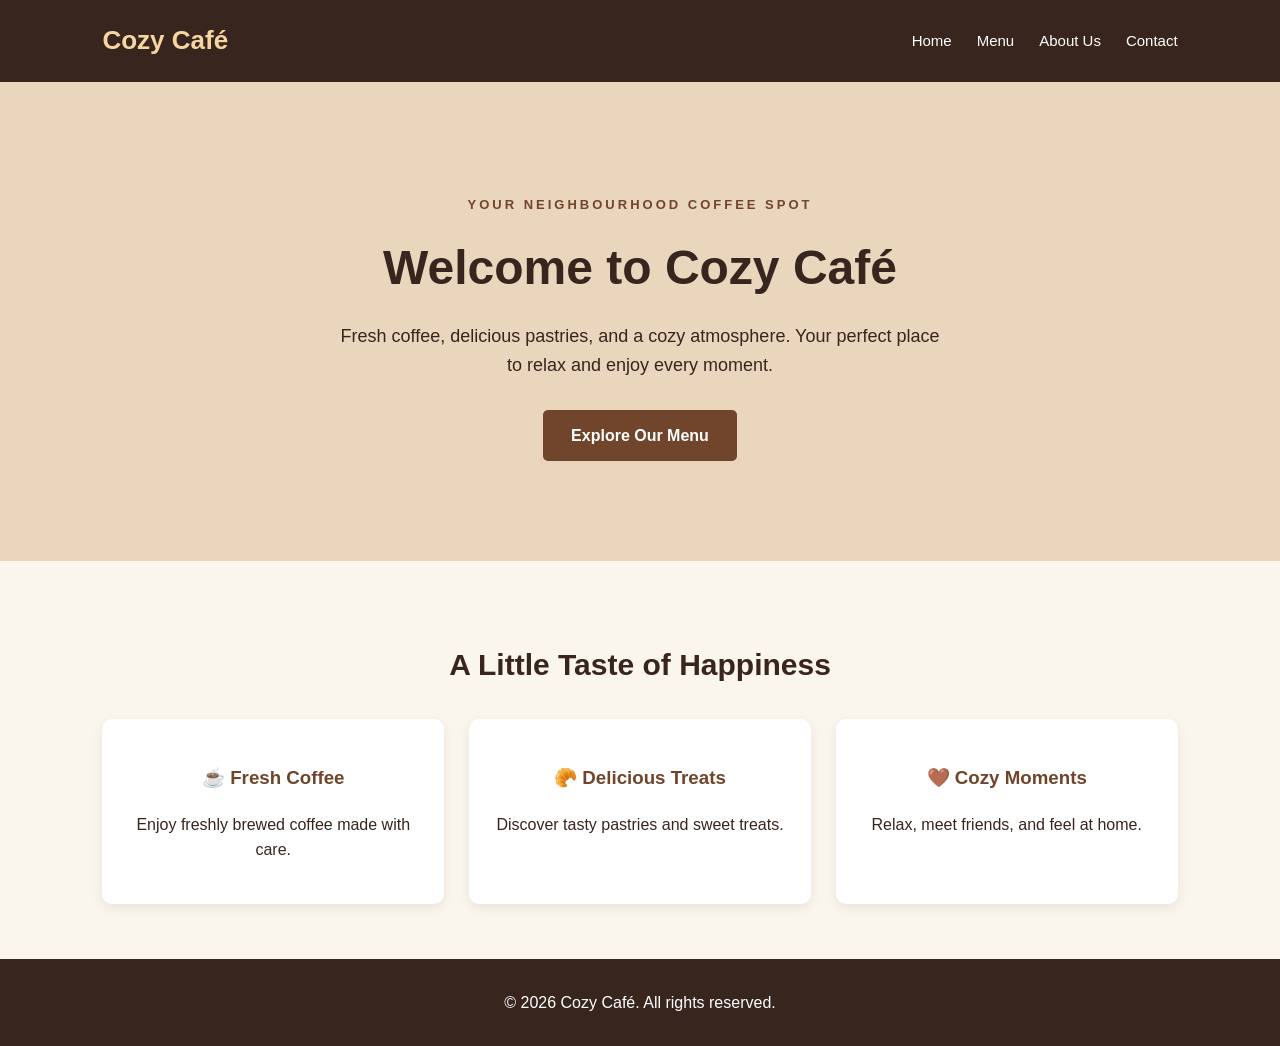
<file: index.html>
<!DOCTYPE html>
<html lang="en">
<head>
    <meta charset="UTF-8">
    <meta name="viewport" content="width=device-width, initial-scale=1.0">
    <title>Cozy Café | Home</title>
    <link rel="stylesheet" href="style.css">
</head>
<body>

    <header>
        <nav class="navbar">
            <a class="logo" href="index.html">Cozy Café</a>

            <ul class="nav-links">
                <li><a href="index.html">Home</a></li>
                <li><a href="menu.html">Menu</a></li>
                <li><a href="about.html">About Us</a></li>
                <li><a href="contact.html">Contact</a></li>
            </ul>
        </nav>
    </header>

    <main>
        <section class="hero">
            <p class="welcome">YOUR NEIGHBOURHOOD COFFEE SPOT</p>
            <h1>Welcome to Cozy Café</h1>
            <p class="hero-text">
                Fresh coffee, delicious pastries, and a cozy atmosphere.
                Your perfect place to relax and enjoy every moment.
            </p>
            <a class="button" href="menu.html">Explore Our Menu</a>
        </section>

        <section class="highlights">
            <h2>A Little Taste of Happiness</h2>

            <div class="cards">
                <article class="card">
                    <h3>☕ Fresh Coffee</h3>
                    <p>Enjoy freshly brewed coffee made with care.</p>
                </article>

                <article class="card">
                    <h3>🥐 Delicious Treats</h3>
                    <p>Discover tasty pastries and sweet treats.</p>
                </article>

                <article class="card">
                    <h3>🤎 Cozy Moments</h3>
                    <p>Relax, meet friends, and feel at home.</p>
                </article>
            </div>
        </section>
    </main>

    <footer>
        <p>&copy; 2026 Cozy Café. All rights reserved.</p>
    </footer>

</body>
</html>
</file>
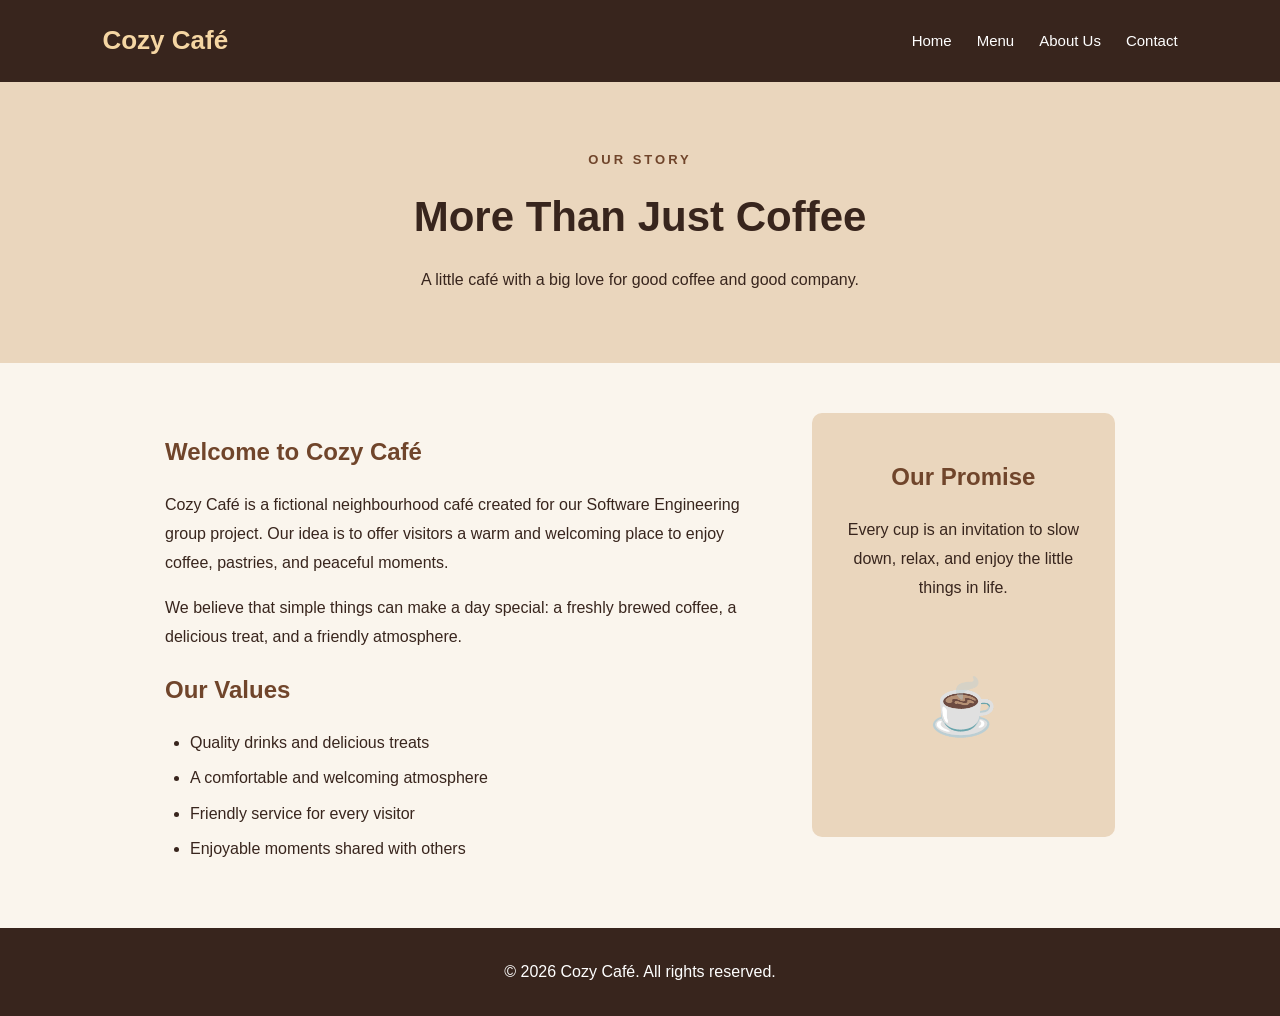
<file: about.html>
<!DOCTYPE html>
<html lang="en">
<head>
    <meta charset="UTF-8">
    <meta name="viewport" content="width=device-width, initial-scale=1.0">
    <title>Cozy Café | About Us</title>
    <link rel="stylesheet" href="style.css">
</head>
<body>

    <header>
        <nav class="navbar">
            <a class="logo" href="index.html">Cozy Café</a>

            <ul class="nav-links">
                <li><a href="index.html">Home</a></li>
                <li><a href="menu.html">Menu</a></li>
                <li><a href="about.html">About Us</a></li>
                <li><a href="contact.html">Contact</a></li>
            </ul>
        </nav>
    </header>

    <main>
        <section class="about-heading">
            <p class="welcome">OUR STORY</p>
            <h1>More Than Just Coffee</h1>
            <p>A little café with a big love for good coffee and good company.</p>
        </section>

        <section class="about-content">
            <div class="about-text">
                <h2>Welcome to Cozy Café</h2>

                <p>
                    Cozy Café is a fictional neighbourhood café created
                    for our Software Engineering group project. Our idea
                    is to offer visitors a warm and welcoming place to
                    enjoy coffee, pastries, and peaceful moments.
                </p>

                <p>
                    We believe that simple things can make a day special:
                    a freshly brewed coffee, a delicious treat, and a
                    friendly atmosphere.
                </p>

                <h2>Our Values</h2>

                <ul class="values-list">
                    <li>Quality drinks and delicious treats</li>
                    <li>A comfortable and welcoming atmosphere</li>
                    <li>Friendly service for every visitor</li>
                    <li>Enjoyable moments shared with others</li>
                </ul>
            </div>

            <div class="about-note">
                <h2>Our Promise</h2>
                <p>
                    Every cup is an invitation to slow down, relax,
                    and enjoy the little things in life.
                </p>
                <p class="coffee-symbol" aria-hidden="true">☕</p>
            </div>
        </section>
    </main>

    <footer>
        <p>&copy; 2026 Cozy Café. All rights reserved.</p>
    </footer>

</body>
</html>
</file>
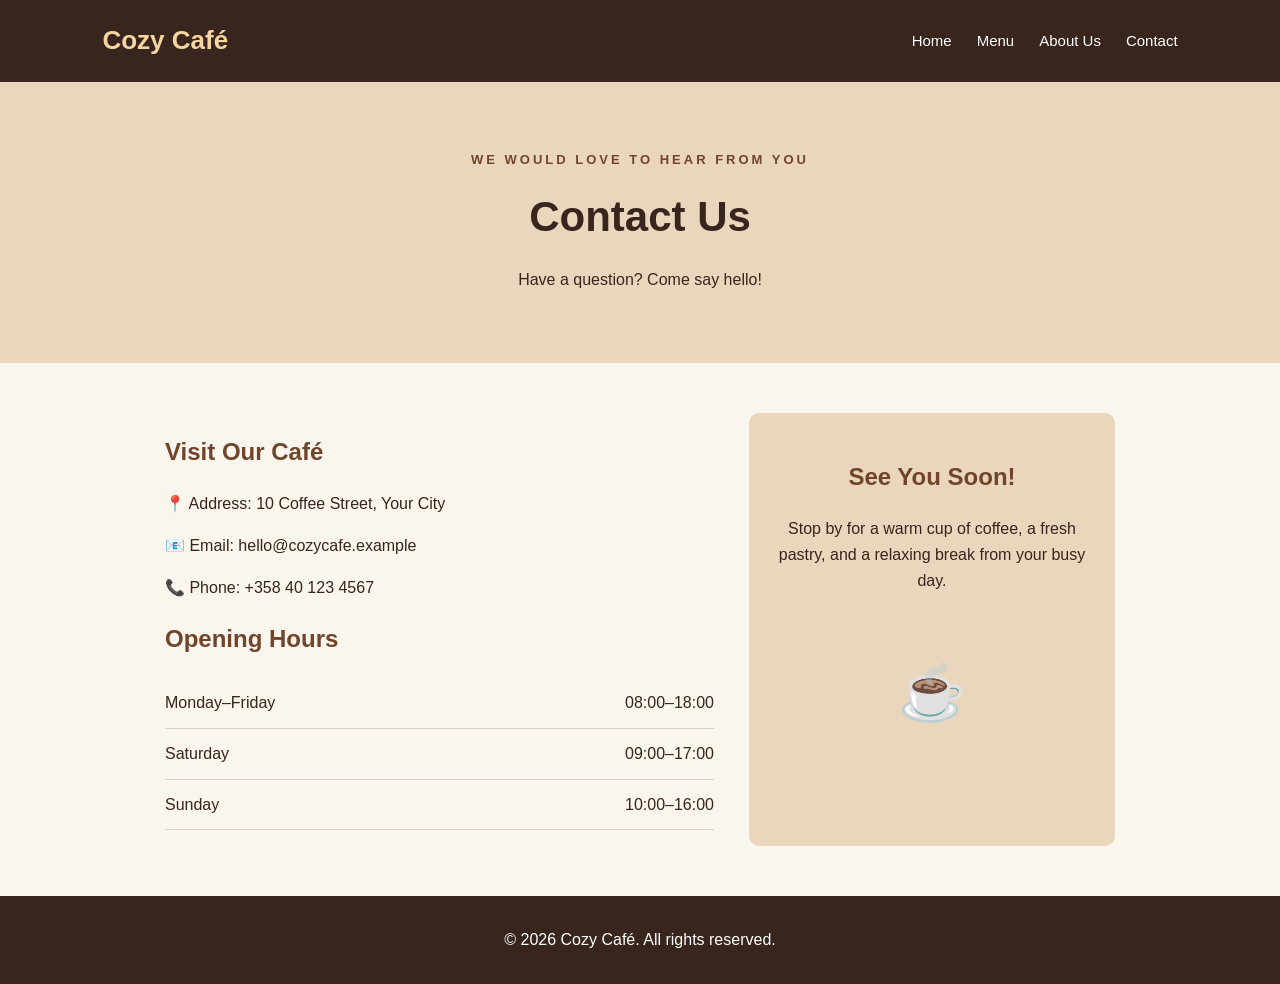
<file: contact.html>
<!DOCTYPE html>
<html lang="en">
<head>
    <meta charset="UTF-8">
    <meta name="viewport" content="width=device-width, initial-scale=1.0">
    <title>Cozy Café | Contact</title>
    <link rel="stylesheet" href="style.css">
</head>
<body>

    <header>
        <nav class="navbar">
            <a class="logo" href="index.html">Cozy Café</a>

            <ul class="nav-links">
                <li><a href="index.html">Home</a></li>
                <li><a href="menu.html">Menu</a></li>
                <li><a href="about.html">About Us</a></li>
                <li><a href="contact.html">Contact</a></li>
            </ul>
        </nav>
    </header>

    <main>
        <section class="contact-heading">
            <p class="welcome">WE WOULD LOVE TO HEAR FROM YOU</p>
            <h1>Contact Us</h1>
            <p>Have a question? Come say hello!</p>
        </section>

        <section class="contact-content">
            <div class="contact-info">
                <h2>Visit Our Café</h2>
                <p>📍 Address: 10 Coffee Street, Your City</p>
                <p>📧 Email: hello@cozycafe.example</p>
                <p>📞 Phone: +358 40 123 4567</p>

                <h2>Opening Hours</h2>
                <ul class="hours-list">
                    <li><span>Monday–Friday</span><span>08:00–18:00</span></li>
                    <li><span>Saturday</span><span>09:00–17:00</span></li>
                    <li><span>Sunday</span><span>10:00–16:00</span></li>
                </ul>
            </div>

            <div class="contact-note">
                <h2>See You Soon!</h2>
                <p>
                    Stop by for a warm cup of coffee, a fresh pastry,
                    and a relaxing break from your busy day.
                </p>
                <p class="coffee-symbol" aria-hidden="true">☕</p>
            </div>
        </section>
    </main>

    <footer>
        <p>&copy; 2026 Cozy Café. All rights reserved.</p>
    </footer>

</body>
</html>
</file>
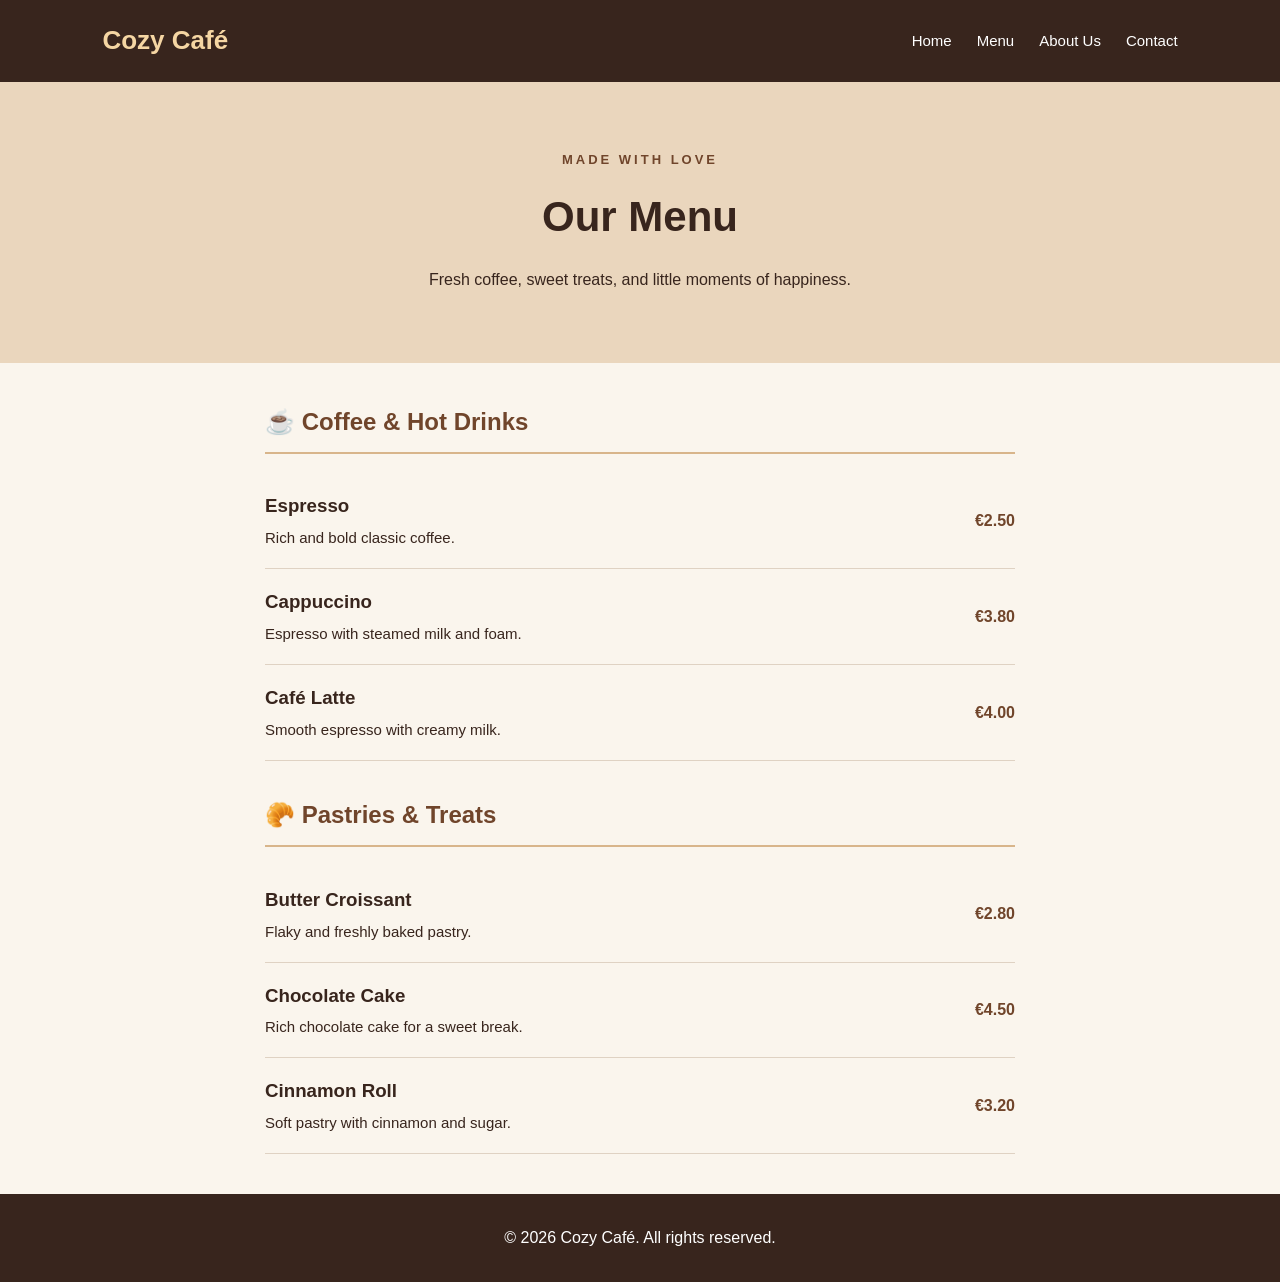
<file: menu.html>
<!DOCTYPE html>
<html lang="en">
<head>
    <meta charset="UTF-8">
    <meta name="viewport" content="width=device-width, initial-scale=1.0">
    <title>Cozy Café | Menu</title>
    <link rel="stylesheet" href="style.css">
</head>
<body>

    <header>
        <nav class="navbar">
            <a class="logo" href="index.html">Cozy Café</a>

            <ul class="nav-links">
                <li><a href="index.html">Home</a></li>
                <li><a href="menu.html">Menu</a></li>
                <li><a href="about.html">About Us</a></li>
                <li><a href="contact.html">Contact</a></li>
            </ul>
        </nav>
    </header>

    <main>
        <section class="menu-heading">
            <p class="welcome">MADE WITH LOVE</p>
            <h1>Our Menu</h1>
            <p>Fresh coffee, sweet treats, and little moments of happiness.</p>
        </section>

        <section class="menu-section">
            <h2>☕ Coffee & Hot Drinks</h2>

            <article class="menu-item">
                <div>
                    <h3>Espresso</h3>
                    <p>Rich and bold classic coffee.</p>
                </div>
                <span>€2.50</span>
            </article>

            <article class="menu-item">
                <div>
                    <h3>Cappuccino</h3>
                    <p>Espresso with steamed milk and foam.</p>
                </div>
                <span>€3.80</span>
            </article>

            <article class="menu-item">
                <div>
                    <h3>Café Latte</h3>
                    <p>Smooth espresso with creamy milk.</p>
                </div>
                <span>€4.00</span>
            </article>

            <h2>🥐 Pastries & Treats</h2>

            <article class="menu-item">
                <div>
                    <h3>Butter Croissant</h3>
                    <p>Flaky and freshly baked pastry.</p>
                </div>
                <span>€2.80</span>
            </article>

            <article class="menu-item">
                <div>
                    <h3>Chocolate Cake</h3>
                    <p>Rich chocolate cake for a sweet break.</p>
                </div>
                <span>€4.50</span>
            </article>

            <article class="menu-item">
                <div>
                    <h3>Cinnamon Roll</h3>
                    <p>Soft pastry with cinnamon and sugar.</p>
                </div>
                <span>€3.20</span>
            </article>
        </section>
    </main>

    <footer>
        <p>&copy; 2026 Cozy Café. All rights reserved.</p>
    </footer>

</body>
</html>
</file>
<file: style.css>
* {
    box-sizing: border-box;
}

html {
    scroll-behavior: smooth;
}

body {
    margin: 0;
    font-family: Arial, Helvetica, sans-serif;
    background-color: #faf5ed;
    color: #38251d;
    line-height: 1.6;
}

/* Navigation bar */
.navbar {
    display: flex;
    justify-content: space-between;
    align-items: center;
    padding: 20px 8%;
    background-color: #38251d;
}

.logo {
    color: #f5d6a3;
    font-size: 26px;
    font-weight: bold;
    text-decoration: none;
}

.nav-links {
    display: flex;
    gap: 25px;
    list-style: none;
    margin: 0;
    padding: 0;
}

.nav-links a {
    color: white;
    text-decoration: none;
    font-size: 15px;
}

.nav-links a:hover {
    color: #f5d6a3;
}

/* Homepage hero */
.hero {
    text-align: center;
    padding: 100px 20px;
    background-color: #ead6bd;
}

.welcome {
    font-size: 13px;
    font-weight: bold;
    letter-spacing: 3px;
    color: #70452b;
}

.hero h1 {
    font-size: 48px;
    color: #38251d;
    margin: 15px 0;
}

.hero-text {
    max-width: 600px;
    margin: 0 auto 30px;
    font-size: 18px;
}

.button {
    display: inline-block;
    background-color: #70452b;
    color: white;
    padding: 13px 28px;
    border-radius: 5px;
    text-decoration: none;
    font-weight: bold;
}

.button:hover {
    background-color: #38251d;
}

/* Highlight cards */
.highlights {
    padding: 55px 8%;
    text-align: center;
}

.highlights h2 {
    font-size: 30px;
    margin-bottom: 30px;
}

.cards {
    display: flex;
    justify-content: center;
    gap: 25px;
}

.card {
    flex: 1;
    padding: 25px;
    background-color: white;
    border-radius: 10px;
    box-shadow: 0 4px 12px rgba(56, 37, 29, 0.08);
}

.card h3 {
    color: #70452b;
}

/* Footer */
footer {
    background-color: #38251d;
    color: white;
    text-align: center;
    padding: 15px;
}

/* Mobile layout */
@media (max-width: 700px) {
    .navbar {
        flex-direction: column;
        gap: 15px;
    }

    .nav-links {
        flex-wrap: wrap;
        justify-content: center;
        gap: 15px;
    }

    .hero {
        padding: 65px 20px;
    }

    .hero h1 {
        font-size: 34px;
    }

    .cards {
        flex-direction: column;
    }
}

/* Menu page */
.menu-heading {
    text-align: center;
    padding: 55px 20px;
    background-color: #ead6bd;
}

.menu-heading h1 {
    font-size: 42px;
    margin: 10px 0;
    color: #38251d;
}

.menu-section {
    max-width: 800px;
    margin: 40px auto;
    padding: 0 25px;
}

.menu-section h2 {
    margin-top: 35px;
    color: #70452b;
    border-bottom: 2px solid #d8b58b;
    padding-bottom: 10px;
}

.menu-item {
    display: flex;
    justify-content: space-between;
    align-items: center;
    gap: 20px;
    padding: 18px 0;
    border-bottom: 1px solid #dfd2c3;
}

.menu-item h3 {
    margin: 0;
    color: #38251d;
}

.menu-item p {
    margin: 5px 0 0;
    text-align: left;
    font-size: 15px;
}

.menu-item span {
    font-weight: bold;
    color: #70452b;
    white-space: nowrap;
}

@media (max-width: 500px) {
    .menu-item {
        align-items: flex-start;
    }

    .menu-section {
        padding: 0 18px;
    }
}

/* About Us page */
.about-heading {
    text-align: center;
    padding: 55px 20px;
    background-color: #ead6bd;
}

.about-heading h1 {
    font-size: 42px;
    color: #38251d;
    margin: 10px 0;
}

.about-content {
    max-width: 1000px;
    margin: 50px auto;
    padding: 0 25px;
    display: grid;
    grid-template-columns: 2fr 1fr;
    gap: 40px;
    align-items: start;
}

.about-text h2,
.about-note h2 {
    color: #70452b;
}

.about-text p,
.about-note p {
    line-height: 1.8;
}

.values-list {
    padding-left: 25px;
}

.values-list li {
    margin-bottom: 10px;
}

.about-note {
    background-color: #ead6bd;
    padding: 25px;
    border-radius: 10px;
    text-align: center;
}

.coffee-symbol {
    font-size: 55px;
}

@media (max-width: 700px) {
    .about-content {
        grid-template-columns: 1fr;
        margin: 30px auto;
    }

    .about-heading h1 {
        font-size: 32px;
    }
}

/* Contact page */
.contact-heading {
    text-align: center;
    padding: 55px 20px;
    background-color: #ead6bd;
}

.contact-heading h1 {
    font-size: 42px;
    color: #38251d;
    margin: 10px 0;
}

.contact-content {
    max-width: 1000px;
    margin: 50px auto;
    padding: 0 25px;
    display: grid;
    grid-template-columns: 3fr 2fr;
    gap: 35px;
}

.contact-info h2,
.contact-note h2 {
    color: #70452b;
}

.hours-list {
    list-style: none;
    padding: 0;
}

.hours-list li {
    display: flex;
    justify-content: space-between;
    gap: 15px;
    padding: 12px 0;
    border-bottom: 1px solid #dfd2c3;
}

.contact-note {
    background-color: #ead6bd;
    padding: 25px;
    border-radius: 10px;
    text-align: center;
}

@media (max-width: 700px) {
    .contact-content {
        grid-template-columns: 1fr;
        margin: 30px auto;
    }

    .contact-heading h1 {
        font-size: 32px;
    }
}
</file>
